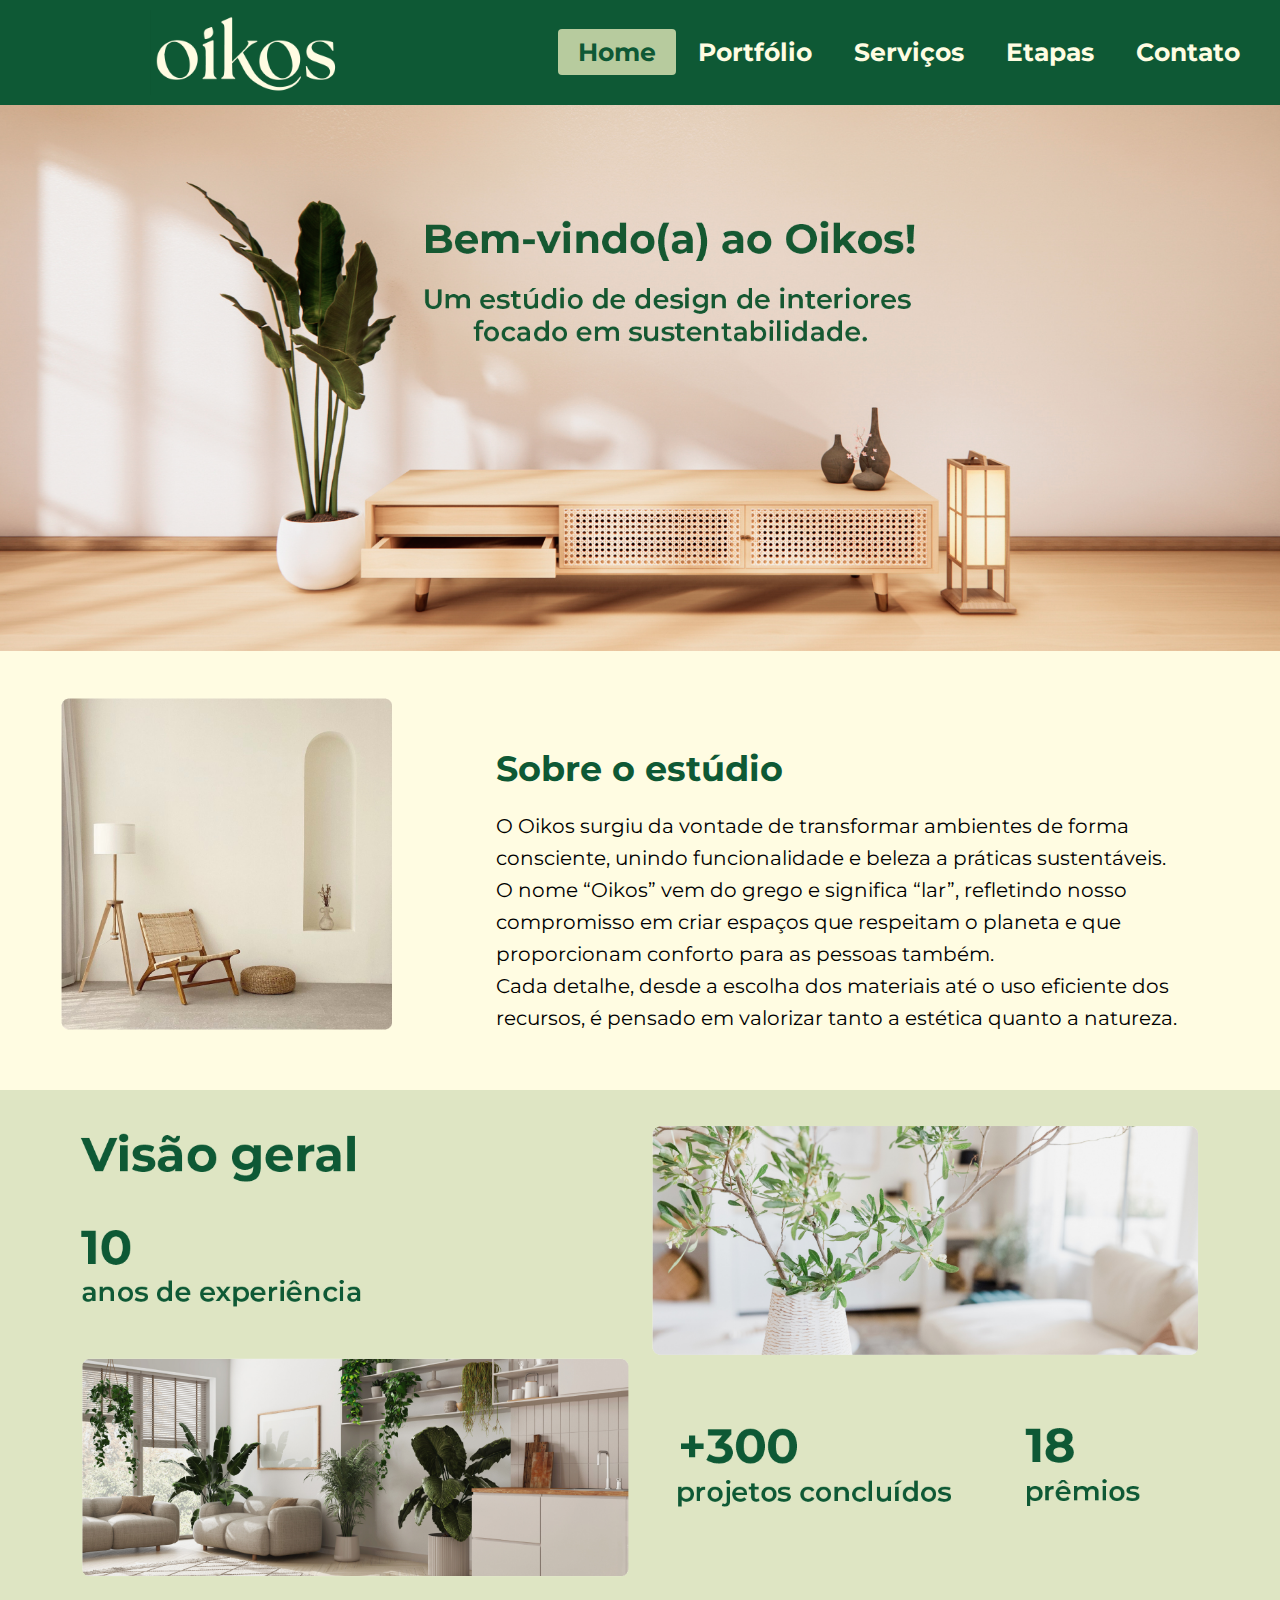
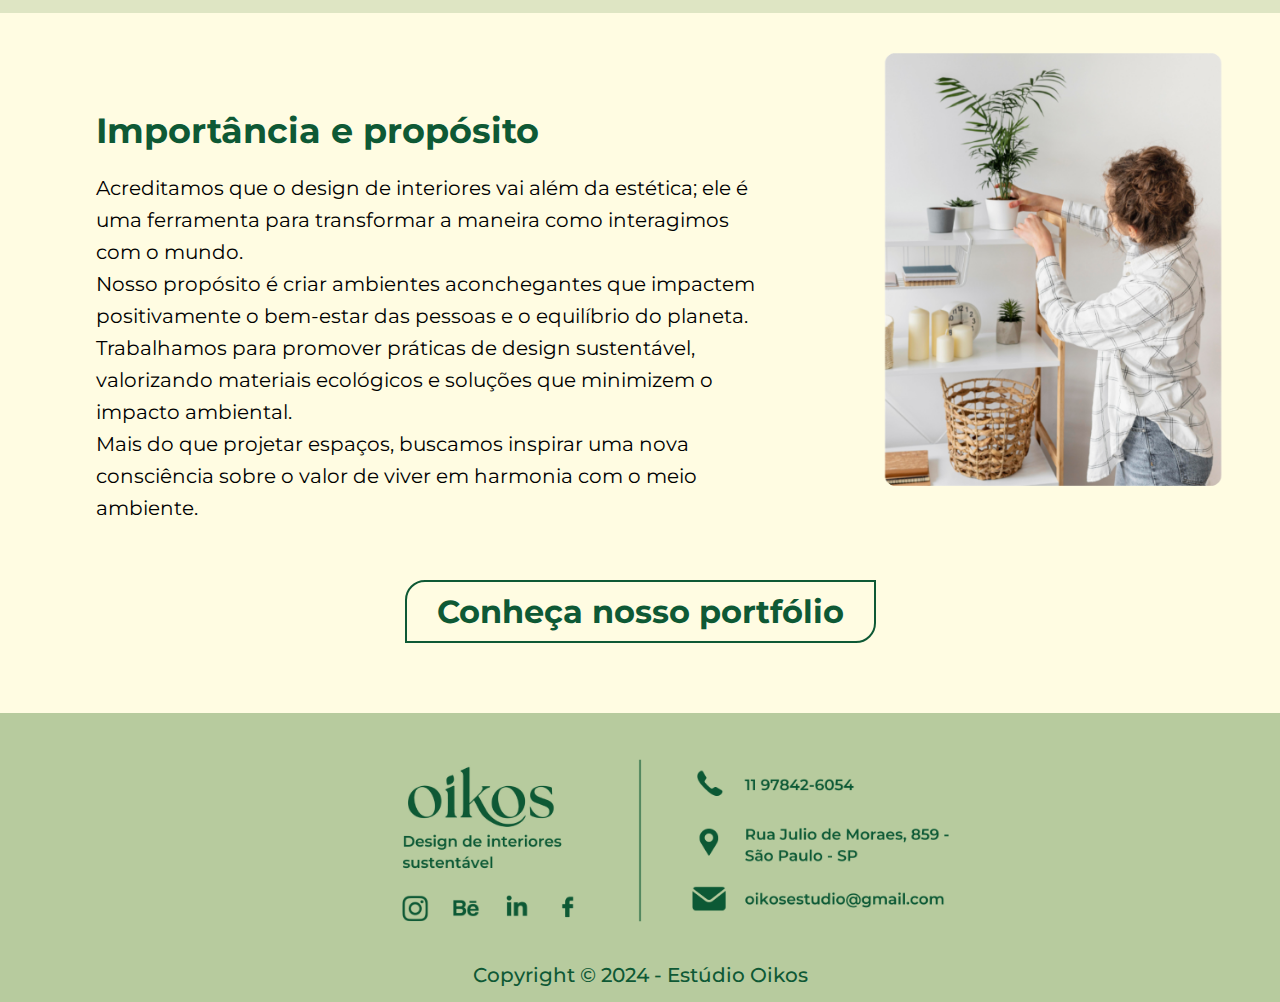
<file: index.html>
<!DOCTYPE html>
<html lang="pt-br">
<head>
    <meta charset="UTF-8">
    <meta name="viewport" content="width=device-width, initial-scale=1.0">
    <link rel="stylesheet" href="index.css">
	<link rel="icon" type="image/png" href="favicon.png">
    <title>Estúdio Oikos: Design de Interiores Sustentável</title>
</head>
<body style="background-color:#FFFCE2; margin: 0; padding: 0; overflow-x: hidden;">

    <table class="main-table">
        <!-- Cabeçalho com o logo -->
<header class="header">
    <div class="header-content">
        <img src="logo_site.png" alt="Logo do Site Oikos" class="logo">		
<!-- Botão hambúrguer (visível apenas no mobile) -->
        <div class="menu-hamburguer">
            <span></span>
            <span></span>
            <span></span>
        </div>
<!-- Menu de navegação -->
        <nav class="menu">
            <ul>
                <li><a href="index.html" style="background-color: #B7CB9E" class="active">Home</a></li>
                <li><a href="portfolio.html">Portfólio</a></li>
                <li><a href="serviços.html">Serviços</a></li>
                <li><a href="etapas.html">Etapas</a></li>
                <li><a href="contato.html">Contato</a></li>
            </ul>
        </nav>
    </div>
</header>

<!-- Imagem inicial -->
<div class="imagem-inicial">
    <img src="header.png" alt="Imagem inicial do site com a frase: Bem-vindo(a) ao Oikos! Um estúdio de design de interiores focado em sustentabilidade." class="imagem-largura-total">
</div>

<!-- Seção Sobre o Estúdio -->
<div class="sobre-o-estudio">
    <div class="imagem-lado-esquerdo">
        <img src="imagem_cadeira.png" alt="Cadeira posicionada ao lado de uma luminária de chão.">
    </div>
    <div class="texto-lado-direito">
            <h2>Sobre o estúdio</h2>
            <p>O Oikos surgiu da vontade de transformar ambientes de forma consciente, unindo funcionalidade e beleza a práticas sustentáveis.</p>
            <p>O nome “Oikos” vem do grego e significa “lar”, refletindo nosso compromisso em criar espaços que respeitam o planeta e que proporcionam conforto para as pessoas também.</p>
            <p>Cada detalhe, desde a escolha dos materiais até o uso eficiente dos recursos, é pensado em valorizar tanto a estética quanto a natureza.</p>
    </div>
</div>

<!-- Seção Quadrado Verde com Estatísticas -->
<div class="imagem-quadrado">
	    <img src="visaogeral.png" alt="Visão geral: 10 anos de experiência; +300 projetos concluídos e 18 prêmios.">
</div>	

<!-- Seção Importância e Propósito -->
<div class="importancia-proposito">
    <div class="texto-lado-esquerdo">
	        <h2>Importância e propósito</h2>
            <p>Acreditamos que o design de interiores vai além da estética; ele é uma ferramenta para transformar a maneira como interagimos com o mundo.</p>
            <p>Nosso propósito é criar ambientes aconchegantes que impactem positivamente o bem-estar das pessoas e o equilíbrio do planeta.</p>
            <p>Trabalhamos para promover práticas de design sustentável, valorizando materiais ecológicos e soluções que minimizem o impacto ambiental.</p>
            <p>Mais do que projetar espaços, buscamos inspirar uma nova consciência sobre o valor de viver em harmonia com o meio ambiente.</p>
	</div>		
    <div class="imagem-lado-direito">
        <img src="mulher_plantas.png" alt="Mulher colocando um vaso de planta em uma estante">
    </div>
</div>
	
<!-- Contêiner pai -->
<div class="container">
    <!-- Botão -->
    <div class="botao-portfolio">
        <a href="portfolio.html">Conheça nosso portfólio</a>
    </div>
</div>

 <footer>
        <div class="footer-container">
            <img src="rodapé.png" alt="Rodapé com informações de contato (redes sociais, telefone, endereço e e-mail)" class="footer-image">
            <div class="footer-text">
                <p>Copyright © 2024 - Estúdio Oikos</p>
            </div>
        </div>
</footer>

<script>
    const menuHamburguer = document.querySelector('.menu-hamburguer');
    const menu = document.querySelector('.menu');

    menuHamburguer.addEventListener('click', () => {
        menu.style.display = menu.style.display === 'block' ? 'none' : 'block';
    });
</script>


</body>
</html>
</file>
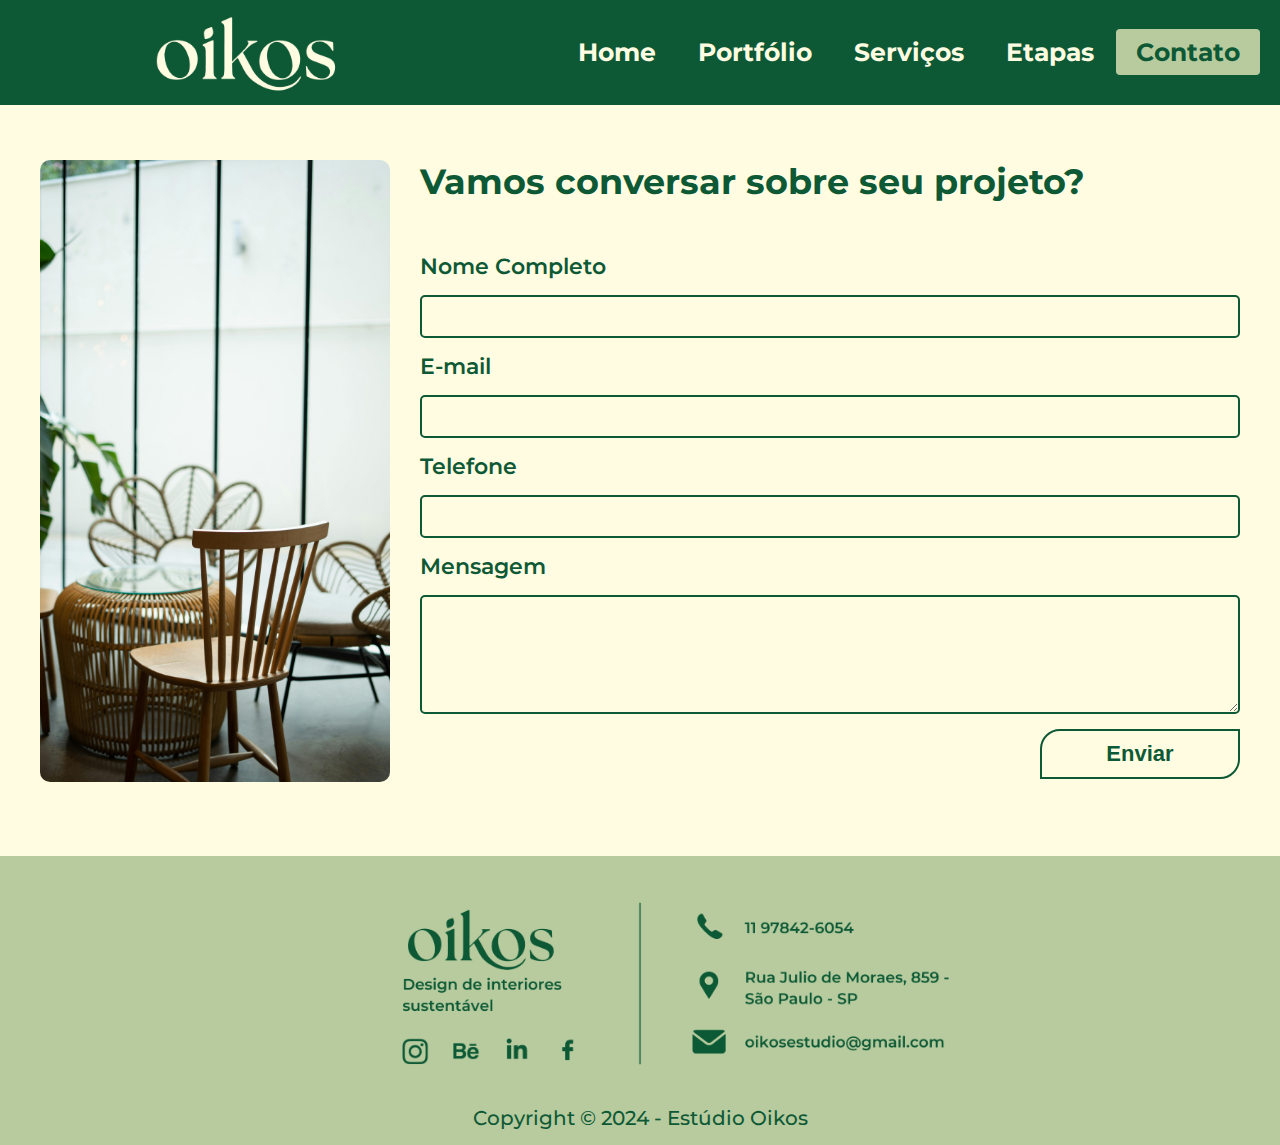
<file: contato.html>
<!DOCTYPE html>
<html lang="pt-br">
<head>
    <meta charset="UTF-8">
    <meta name="viewport" content="width=device-width, initial-scale=1.0">
    <link rel="stylesheet" href="contato.css">
	<link rel="icon" type="image/png" href="favicon.png">
    <title>Estúdio Oikos: Contato</title>
</head>
<body style="background-color:#FFFCE2; margin: 0; padding: 0; overflow-x: hidden;">

    <table class="main-table">
        <!-- Cabeçalho com o logo -->
<header class="header">
    <div class="header-content">
        <img src="logo_site.png" alt="Logo do Site Oikos" class="logo">
<!-- Botão hambúrguer (visível apenas no mobile) -->
<div class="menu-hamburguer">
    <span></span>
    <span></span>
    <span></span>
</div>
<!-- Menu de navegação -->      
            <nav class="menu">
                <ul>
                    <li><a href="index.html">Home</a></li>
                    <li><a href="portfolio.html">Portfólio</a></li>
                    <li><a href="serviços.html">Serviços</a></li>
                    <li><a href="etapas.html">Etapas</a></li>
                    <li><a href="contato.html" style="background-color: #B7CB9E" class="active">Contato</a></li>
                </ul>
            </nav>
        </div>
</header>
		
		<section class="contact-section">
    <div class="contact-content">
        <div class="contact-image">
            <img src="cadeira_contato.jpg" alt="Ambiente iluminado com móveis de madeira.">
        </div>
        <div class="contact-form">
            <h2>Vamos conversar sobre seu projeto?</h2>
            <form action="#" method="post">
                <label for="name">Nome Completo</label>
                <input type="text" id="name" name="name" required>

                <label for="email">E-mail</label>
                <input type="email" id="email" name="email" required>

                <label for="phone">Telefone</label>
                <input type="tel" id="phone" name="phone" required>

                <label for="message">Mensagem</label>
                <textarea id="message" name="message" rows="5" required></textarea>

                <button type="submit">Enviar</button>
            </form>
        </div>
    </div>
</section>

		
<footer>
        <div class="footer-container">
            <img src="rodapé.png" alt="Rodapé com informações de contato (redes sociais, telefone, endereço e e-mail)" class="footer-image">
            <div class="footer-text">
                <p>Copyright © 2024 - Estúdio Oikos</p>
            </div>
        </div>
</footer>

<script>
    const menuHamburguer = document.querySelector('.menu-hamburguer');
    const menu = document.querySelector('.menu');

    menuHamburguer.addEventListener('click', () => {
        menu.style.display = menu.style.display === 'block' ? 'none' : 'block';
    });
</script>

</body>
</html>
</file>
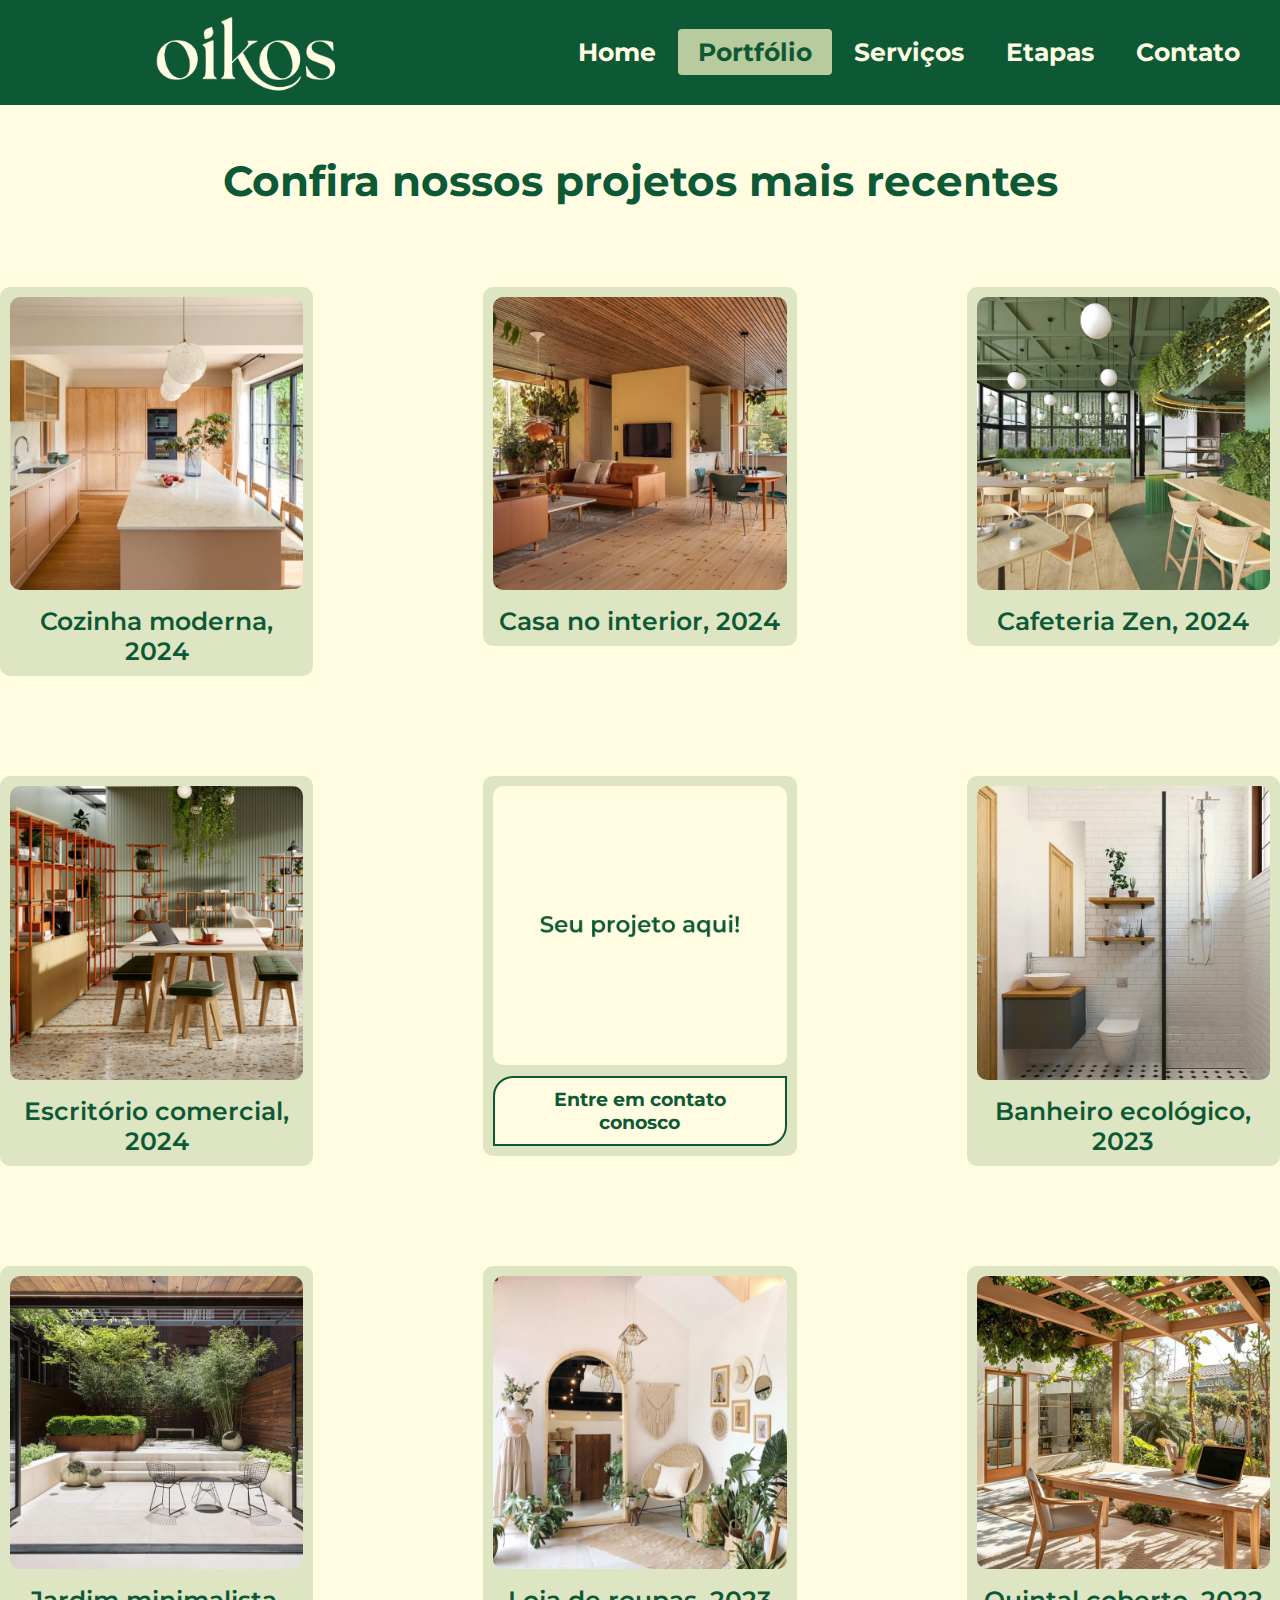
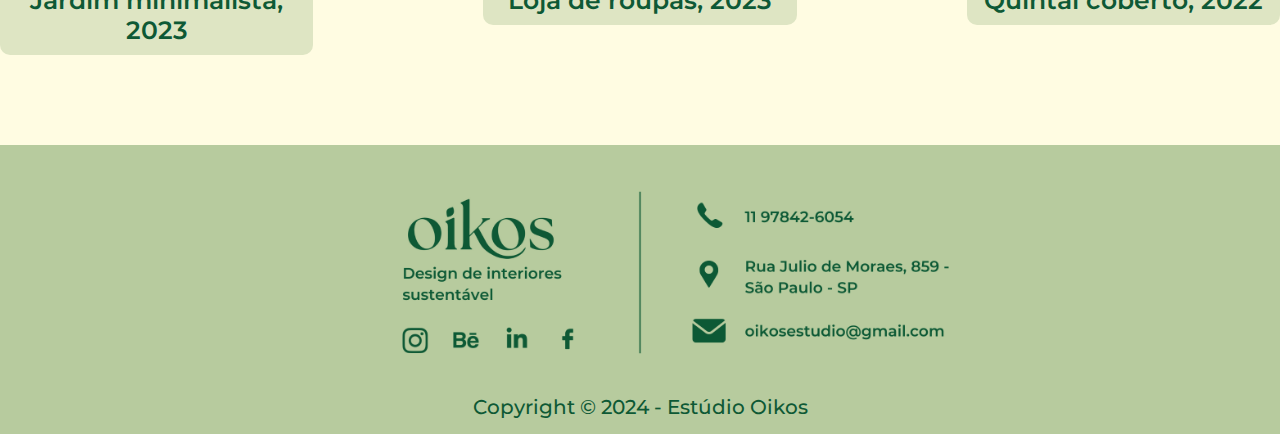
<file: portfolio.html>
<!DOCTYPE html>
<html lang="pt-br">
<head>
    <meta charset="UTF-8">
    <meta name="viewport" content="width=device-width, initial-scale=1.0">
    <link rel="stylesheet" href="portfolio.css">
	<link rel="icon" type="image/png" href="favicon.png">
    <title>Estúdio Oikos: Portfólio</title>
</head>
<body style="background-color:#FFFCE2; margin: 0; padding: 0; overflow-x: hidden;">

    <table class="main-table">
        <!-- Cabeçalho com o logo -->

<header class="header">
    <div class="header-content">
        <img src="logo_site.png" alt="Logo do Site Oikos" class="logo">
<!-- Botão hambúrguer (visível apenas no mobile) -->
<div class="menu-hamburguer">
    <span></span>
    <span></span>
    <span></span>
</div>
<!-- Menu de navegação -->
        <nav class="menu">
            <ul>
                <li><a href="index.html">Home</a></li>
                <li><a href="portfolio.html" style="background-color: #B7CB9E" class="active">Portfólio</a></li>
                <li><a href="serviços.html">Serviços</a></li>
                <li><a href="etapas.html">Etapas</a></li>
                <li><a href="contato.html">Contato</a></li>
            </ul>
        </nav>
    </div>
</header>

<!-- Título da Galeria -->
<div class="galeria-titulo" >
    <h2 style="margin-top: 155px;">Confira nossos projetos mais recentes</h2>
</div>

<!-- Galeria de Projetos -->
<div class="galeria-container">
    <!-- Linha 1 -->
    <div class="galeria-linha">
        <div class="gallery">
            <div class="gallery-item">
                    <img src="cozinha.png" alt="Cozinha moderna" class="galeria-img"">
                </a>
                <p>Cozinha moderna, 2024</p>
            </div>
        </div>
        <div class="gallery">
            <div class="gallery-item">
                <img src="casainterior.png" alt="Casa no interior" class="galeria-img">
                <p>Casa no interior, 2024</p>
            </div>
        </div>
        <div class="gallery">
            <div class="gallery-item">
                <img src="cafeteria.png" alt="Cafeteria sustentável" class="galeria-img">
                <p>Cafeteria Zen, 2024</p>
            </div>
        </div>
    </div>

    <!-- Linha 2 -->
    <div class="galeria-linha">
        <div class="gallery">
            <div class="gallery-item">
                <img src="escritorio.png" alt="Escritório comercial" class="galeria-img">
                <p>Escritório comercial, 2024</p>
            </div>
        </div>
        <div class="gallery">
            <div class="gallery-item">
                <img src="projeto.png" alt="Quadrado branco com a frase: Seu projeto aqui!" class="galeria-img no-zoom">
                <a href="contato.html">
                    <button>Entre em contato conosco</button>
                </a>
            </div>
        </div>
        <div class="gallery">
            <div class="gallery-item">
                <img src="banheiro.png" alt="Banheiro ecológico" class="galeria-img">
                <p>Banheiro ecológico, 2023</p>
            </div>
        </div>
    </div>

    <!-- Linha 3 -->
    <div class="galeria-linha">
        <div class="gallery">
            <div class="gallery-item">
                <img src="jardim.png" alt="Jardim minimalista" class="galeria-img">
                <p>Jardim minimalista, 2023</p>
            </div>
        </div>
        <div class="gallery">
            <div class="gallery-item">
                <img src="lojaroupas.png" alt="Loja de roupas" class="galeria-img">
                <p>Loja de roupas, 2023</p>
            </div>
        </div>
        <div class="gallery">
            <div class="gallery-item">
                <img src="quintal.jpg" alt="Quintal coberto" class="galeria-img">
                <p> Quintal coberto, 2022</p>
            </div>
        </div>
    </div>
</div>

	
<footer>
        <div class="footer-container">
            <img src="rodapé.png" alt="Rodapé com informações de contato (redes sociais, telefone, endereço e e-mail)" class="footer-image">
            <div class="footer-text">
                <p>Copyright © 2024 - Estúdio Oikos</p>
            </div>
        </div>
</footer>

<script>
    const menuHamburguer = document.querySelector('.menu-hamburguer');
    const menu = document.querySelector('.menu');

    menuHamburguer.addEventListener('click', () => {
        menu.style.display = menu.style.display === 'block' ? 'none' : 'block';
    });
</script>

</body>
</html>
</file>
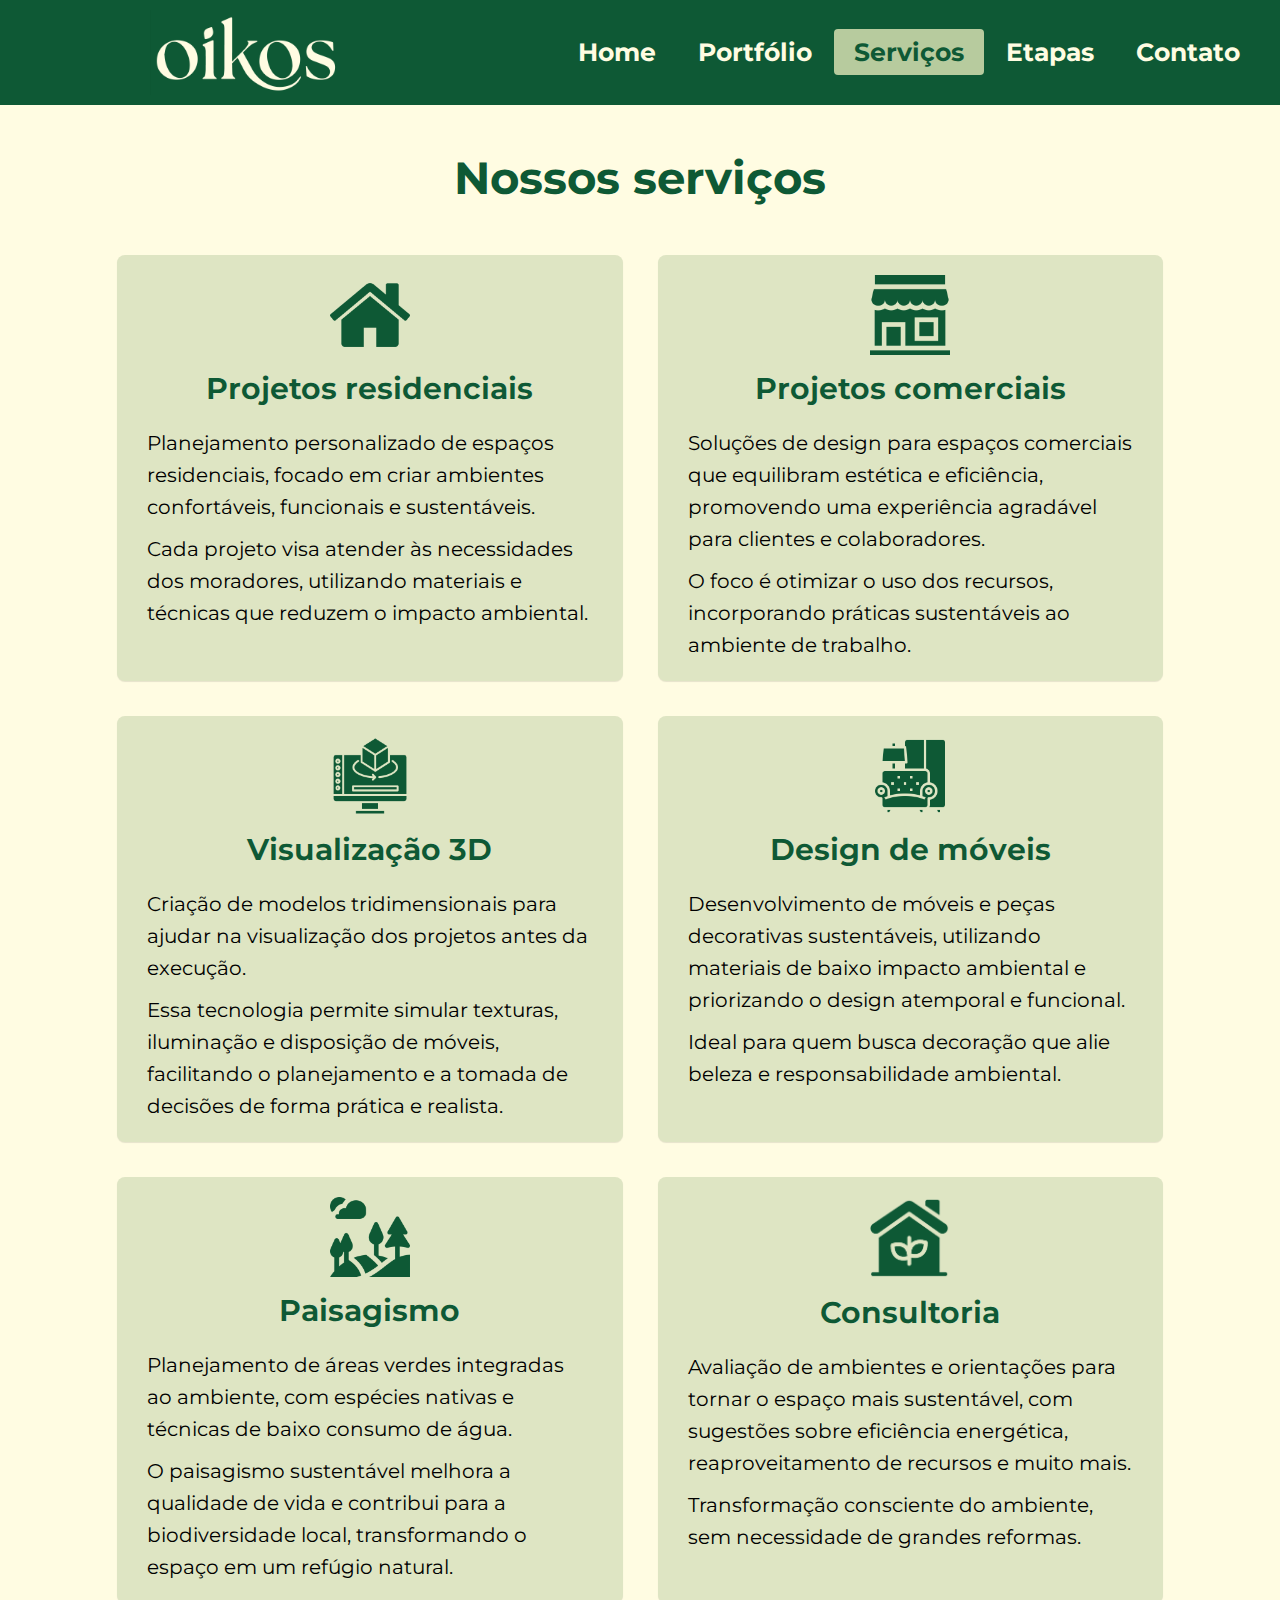
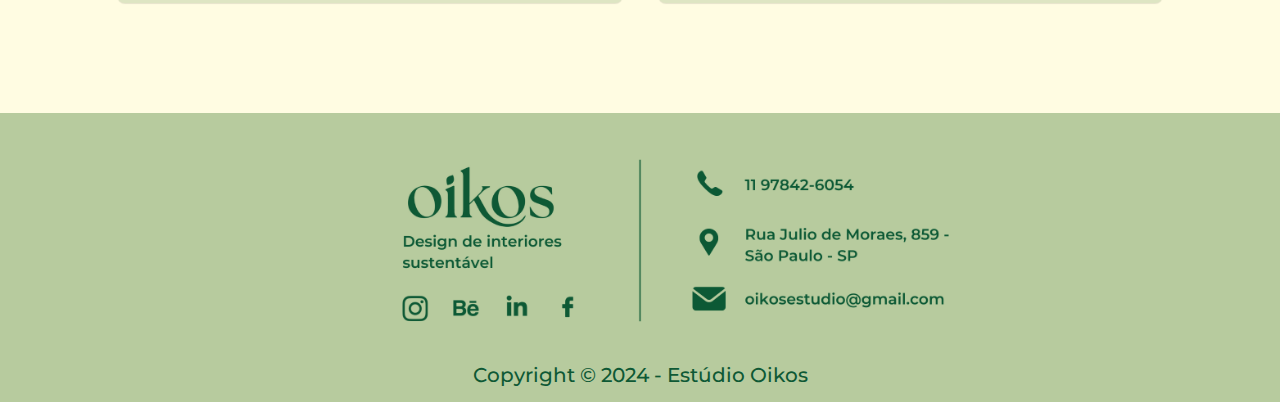
<file: serviços.html>
<!DOCTYPE html>
<html lang="pt-br">
<head>
    <meta charset="UTF-8">
    <meta name="viewport" content="width=device-width, initial-scale=1.0">
    <link rel="stylesheet" href="serviços.css">
	<link rel="icon" type="image/png" href="favicon.png">
    <title>Estúdio Oikos: Serviços</title>
</head>
<body style="background-color:#FFFCE2; margin: 0; padding: 0; overflow-x: hidden;">

    <table class="main-table"style="margin-bottom:3%;table-layout:fixed"> 
        <!-- Cabeçalho com o logo -->
<header class="header">
    <div class="header-content">
        <img src="logo_site.png" alt="Logo do Site Oikos" class="logo">
<!-- Botão hambúrguer (visível apenas no mobile) -->
<div class="menu-hamburguer">
    <span></span>
    <span></span>
    <span></span>
</div>
<!-- Menu de navegação -->
        <nav class="menu">
            <ul>
                <li><a href="index.html">Home</a></li>
                <li><a href="portfolio.html">Portfólio</a></li>
                <li><a href="serviços.html" style="background-color: #B7CB9E" class="active">Serviços</a></li>
                <li><a href="etapas.html">Etapas</a></li>
                <li><a href="contato.html">Contato</a></li>
            </ul>
        </nav>
    </div>
</header>
		
	<!-- Nossos serviços -->
<div class="nossos-servicos" style="text-align: center;">
    <div class="titulo-servicos">
        <h2 style>Nossos serviços</h2>
    </div>

    <!-- Container único para a grade -->
    <div class="servicos-container">
        <div class="servico-item">
            <img src="casa.png" alt="Ícone Residencial" class="icone">
            <h3>Projetos residenciais</h3>
            <p>Planejamento personalizado de espaços residenciais, focado em criar ambientes confortáveis, funcionais e sustentáveis.</p>
            <p>Cada projeto visa atender às necessidades dos moradores, utilizando materiais e técnicas que reduzem o impacto ambiental.</p>
        </div>

        <div class="servico-item">
            <img src="comercio.png" alt="Ícone Comercial" class="icone">
            <h3>Projetos comerciais</h3>
            <p>Soluções de design para espaços comerciais que equilibram estética e eficiência, promovendo uma experiência agradável para clientes e colaboradores.</p>
            <p>O foco é otimizar o uso dos recursos, incorporando práticas sustentáveis ao ambiente de trabalho.</p>
        </div>

        <div class="servico-item">
            <img src="modelagem-3d.png" alt="Ícone Visualização 3D" class="icone">
            <h3>Visualização 3D</h3>
            <p>Criação de modelos tridimensionais para ajudar na visualização dos projetos antes da execução.</p>
            <p>Essa tecnologia permite simular texturas, iluminação e disposição de móveis, facilitando o planejamento e a tomada de decisões de forma prática e realista.</p>
        </div>

        <div class="servico-item">
            <img src="moveis.png" alt="Ícone Design de móveis" class="icone">
            <h3>Design de móveis</h3>
            <p>Desenvolvimento de móveis e peças decorativas sustentáveis, utilizando materiais de baixo impacto ambiental e priorizando o design atemporal e funcional.</p>
            <p>Ideal para quem busca decoração que alie beleza e responsabilidade ambiental.</p>
        </div>

        <div class="servico-item">
            <img src="paisagem.png" alt="Ícone Paisagismo" class="icone">
            <h3>Paisagismo</h3>
            <p>Planejamento de áreas verdes integradas ao ambiente, com espécies nativas e técnicas de baixo consumo de água.</p>
            <p>O paisagismo sustentável melhora a qualidade de vida e contribui para a biodiversidade local, transformando o espaço em um refúgio natural.</p>
        </div>

        <div class="servico-item">
            <img src="casa-sustentavel.png" alt="Ícone Consultoria" class="icone">
            <h3>Consultoria</h3>
            <p>Avaliação de ambientes e orientações para tornar o espaço mais sustentável, com sugestões sobre eficiência energética, reaproveitamento de recursos e muito mais.</p>
            <p>Transformação consciente do ambiente, sem necessidade de grandes reformas.</p>
        </div>
    </div>
</div>

<footer>
    <div class="footer-container">
        <img src="rodapé.png" alt="Rodapé com informações de contato (redes sociais, telefone, endereço e e-mail)" class="footer-image">
        <div class="footer-text">
            <p>Copyright © 2024 - Estúdio Oikos</p>
        </div>
    </div>
</footer>

<script>
    const menuHamburguer = document.querySelector('.menu-hamburguer');
    const menu = document.querySelector('.menu');

    menuHamburguer.addEventListener('click', () => {
        menu.style.display = menu.style.display === 'block' ? 'none' : 'block';
    });
</script>

</body>
</html>
</file>
<file: index.css>
@import url('https://fonts.googleapis.com/css2?family=Montserrat:wght@100..900&display=swap');

* {
    margin: 0;
    padding: 0;
    box-sizing: border-box;
}

body {
    font-family: Montserrat, sans-serif;
	margin: 0;
    padding: 0;
	padding-top: 70px; /* Ajuste conforme a altura do seu cabeçalho */
	overflow-x: hidden; /* Remove rolagem horizontal */	
}

.main-table {
    width: 100%;
    border-collapse: collapse;
    max-width: 100%;
    margin: 0 auto; 
    overflow-x: hidden;
    table-layout: fixed;
}

/* Estilo do Cabeçalho */
.header {
    background-color: #0E5935;
    padding: 10px 0;
    width: 100%;
	position: fixed; /* Torna o cabeçalho fixo no topo */
    top: 0; /* Posiciona-o no topo da tela */
    z-index: 100; /* Garante que ele fique acima do conteúdo da página */
}

.header-content {
    display: flex;
    justify-content: space-between; /* Logo à esquerda, menu à direita */
    align-items: center;
    max-width: 100%; /* Limita a largura máxima do conteúdo */
    margin: 0 auto; /* Centraliza o conteúdo */
}

/* Logo */
.logo {
    max-height: 85px;
    width: auto;
	margin-left: 150px;
}

/* Menu */
.menu ul {
    list-style-type: none;
    display: flex;
    gap: 2px; /* Espaçamento entre os itens */
    margin: 0;
    padding: 0;
	margin-right: 20px;
}

.menu a {
    text-decoration: none;
    color: #FFFCE2; /* Cor do texto */
    font-weight: bold;
    font-size: 25px;
    padding: 8px 20px; /* Ajuste para aumentar a área dos links */
    border-radius: 4px;
    transition: background-color 0.3s;
}


/* Estilo padrão para o desktop */
.menu {
    display: flex; /* Exibe o menu horizontalmente em desktop */
    justify-content: flex-start;
}

.menu a:hover,
.menu a.active { /* Estilo para hover e página ativa */
    background-color: #B7CB9E;
    color: #0E5935; /* Verde escuro */
}

/* Estilo padrão para desktop */
.menu-hamburguer {
    display: none; /* O botão hambúrguer não aparece no desktop */
	flex-direction: column;
    justify-content: space-between;
    width: 30px;
    height: 20px;
    cursor: pointer;
}

.menu-hamburguer span {
    display: block;
    width: 100%;
    height: 3px;
    background-color: #FFFCE2; /* Cor das barras */
    border-radius: 3px;
}

.imagem-inicial img {
    width: 100%;
    height: 100%;
    object-fit: cover; /* Garante que a imagem cubra toda a área */
	display: block;
}

/* Seção Sobre o Estúdio */
.sobre-o-estudio {
    display: flex; /* Cria um layout em linha */
    flex-wrap: wrap; /* Permite quebrar linhas em telas pequenas */
    gap: 16px; /* Espaço entre os elementos */
	margin-top: 20px; /* Espaço entre a imagem inicial e a seção */
    padding: 16px;
}

.imagem-lado-esquerdo {
    flex: 1; /* Faz a imagem ocupar espaço proporcional */
	margin-left: 40px;
	margin-bottom: 20px;
}

.texto-lado-direito {
    flex: 2; /* Faz o texto ocupar mais espaço que a imagem */
    padding: 40px; /* Espaço interno para o texto */
	margin-right: 40px;
	margin-top: 20px;
	margin-left: 40px;
}

.imagem-lado-esquerdo img {
    width: 100%; /* Faz a imagem ocupar 100% da largura do contêiner */
    height: auto; /* Mantém a proporção */
}

h2 {
    color: #0E5935;
    font-size: 50px;
    font-weight: bold;
    margin-bottom: 20px;
}

.texto-lado-direito h2, .texto-lado-esquerdo h2 {
    color: #0E5935;
    font-size: 35px;
    font-weight: bold;
    margin-bottom: 20px;
}

.texto-lado-direito p, .texto-lado-esquerdo p {
    font-size: 20px;
    line-height: 1.6;
    color: #000000;
    text-align: left;
}

/* Seção Quadrado Verde com Estatísticas */
.imagem-quadrado img {
	width: 100%; /* Faz a imagem ocupar toda a largura */
    height: 100%; /* Faz a imagem ocupar toda a altura */
    object-fit: cover; /* Ajusta a imagem sem deformar */
	display: block;
}

/* Importância e propósito */
.importancia-proposito {
    display: flex; /* Cria um layout em linha */
    flex-wrap: wrap; /* Permite quebrar linhas em telas pequenas */
    gap: 16px; /* Espaço entre os elementos */
	margin-top: 20px;
    padding: 16px;
}

.imagem-lado-direito {
    flex: 1; /* Faz a imagem ocupar espaço proporcional */
	margin-right: 40px;
	margin-bottom: 20px;
}

.texto-lado-esquerdo {
    flex: 2; /* Faz o texto ocupar mais espaço que a imagem */
    padding: 40px; /* Espaço interno para o texto */
	margin-right: 40px;
	margin-top: 20px;
	margin-left: 40px;
    margin-right: 50px;
}

.imagem-lado-direito img {
    width: 100%; /* Faz a imagem ocupar 100% da largura do contêiner */
    height: auto; /* Mantém a proporção */
}

h2 {
    color: #0E5935;
    font-size: 50px;
    font-weight: bold;
    margin-bottom: 20px;
}

* {
        margin: 0;
        padding: 0;
        box-sizing: border-box;
}

.container {
        display: flex;
        justify-content: center;
        align-items: center;
		margin-bottom: 70px;
}

.botao-portfolio {
    display: inline-block;
    padding: 10px 30px;
    border: 2px solid #0E5935;
    border-radius: 20px 0 20px 0; 
    background-color: #FFFCE2; 
    text-align: center;
}

.botao-portfolio a {
    text-decoration: none;
    color: #0E5935; 
    font-size: 32px; 
    font-weight: bold; 
    font-family: Montserrat, sans-serif; 
}

.botao-portfolio:hover {
    background-color: #DEE5C3; 
}

html, body {
  overflow-x: hidden;
}


footer {
    background-color: #B7CB9E; 
    padding:15px;
    text-align: center;
	max-width: 100%;
    margin-top: 50px;
}

.footer-container {
    display: flex; 
    flex-direction: column; 
    align-items: center; 
}

.footer-image {
    width: 700px;
    height: auto; 
    margin-bottom: 10px; 
}

.footer-text {
    color: #0E5935; 
	font-size: 20px;
	font-weight: 500;
}

/* Responsividade */
@media only screen and (max-width: 800px) {
.logo {
    max-height: 150px;
    width: 100px;
	margin-left: 25px;
}
	
.header-content {
		align-items: center;
		text-align: center;
}

.imagem-largura-total {
	    margin-top: 50px;
	    width:100%;
        max-width: 800px;
}

.menu-hamburguer {
        display: flex; /* Exibe o botão hambúrguer */
        flex-direction: column;
        justify-content: space-between;
        width: 30px;
        height: 20px;
        cursor: pointer;
        margin-right: 40px;
}

.menu {
        display: none; /* Esconde o menu padrão inicialmente */
        position: absolute;
        top: 100%;
        right: 5px;
        flex-direction: column; /* Os itens do menu ficam em coluna */
        background-color: rgba(14, 89, 53, 0.9); /* Verde escuro com 90% de opacidade */
        box-shadow: 0 2px 5px rgba(0, 0, 0, 0.2);
        padding: 20px;
        border-radius: 5px;
        z-index: 1000;
}
	
.menu-hamburguer span {
        display: block;
        width: 100%;
        height: 3px;
        background-color: #FFFCE2; /* Cor das barras */
        border-radius: 3px;
}

.menu ul {
        display: block; /* Itens em lista vertical */
		margin: 0;
        padding: 0;
}

.menu li {
        margin: 15px 0;
    }
	
.menu a {
        font-size: 20px; /* Reduz a fonte dos links */
        padding: 10px 15px; /* Ajusta o padding para um clique confortável */
        text-align: center; /* Centraliza o texto */
        display: block; /* Faz o link ocupar toda a largura */
}

.imagem-inicial img {
	margin-top: 50px;
}

.sobre-o-estudio h2 {
        width: 100%; /* Faz o título ocupar toda a largura da tela */
        text-align: center; /* Centraliza o título no celular (opcional) */
        margin: 0; /* Remove margens laterais */
        padding: 16px 0; /* Adiciona um espaçamento interno no topo e embaixo */
        font-size: 30px; /* Ajusta o tamanho da fonte para telas menores */
}

.sobre-o-estudio p {
        font-size: 16px; /* Diminui o tamanho da fonte dos parágrafos */
        line-height: 1.5; /* Ajusta o espaçamento entre as linhas para melhor leitura */
        margin-bottom: 12px; /* Espaço entre os parágrafos */
    }
	

.sobre-o-estudio {
        flex-direction: column; /* Empilha os elementos verticalmente */
        padding: 16px; /* Reduz o padding para telas menores */
}

.imagem-lado-esquerdo{
        order: 2; /* Coloca a imagem depois do texto */
        margin: 0; /* Remove margens laterais nos elementos */
        padding: 0; /* Reduz padding interno */
		margin-top: -10px;
}
	
.texto-lado-direito {
        order: 1; /* Coloca o texto antes da imagem */
		margin: 0; /* Remove margens laterais nos elementos */
        padding: 0; /* Reduz padding interno */
		margin-top: -25px;
}

.importancia-proposito h2 {
    width: 100%; /* Faz o título ocupar toda a largura da tela */
    text-align: center; /* Centraliza o título no celular (opcional) */
    margin: 0; /* Remove margens laterais */
    padding: 16px 0; /* Adiciona um espaçamento interno no topo e embaixo */
    font-size: 30px; /* Ajusta o tamanho da fonte para telas menores */
}

.importancia-proposito p {
    font-size: 16px; /* Diminui o tamanho da fonte dos parágrafos */
    line-height: 1.5; /* Ajusta o espaçamento entre as linhas para melhor leitura */
    margin-bottom: 12px; /* Espaço entre os parágrafos */
}


.importancia-proposito {
    flex-direction: column; /* Empilha os elementos verticalmente */
    padding: 16px; /* Reduz o padding para telas menores */
}

.imagem-lado-direito{
    order: 2; /* Coloca a imagem depois do texto */
    margin: 0; /* Remove margens laterais nos elementos */
    padding: 0; /* Reduz padding interno */
    margin-top: -10px;
}

.texto-lado-esquerdo{
    order: 1; /* Coloca o texto antes da imagem */
    margin: 0; /* Remove margens laterais nos elementos */
    padding: 0; /* Reduz padding interno */
    margin-top: -25px;
}


.botao-portfolio {
    border: 1.6px solid #0E5935;
    border-radius: 20px 0 20px 0; 
    text-align: center;
    height: 35px;
    width: 260px;
    display: flex; /* Usar flexbox para centralização */
    align-items: center; /* Centraliza verticalmente */
    justify-content: center; /* Centraliza horizontalmente */
	margin-bottom: -10px;
}

.botao-portfolio a {
    font-size: 14px; 
    text-decoration: none; /* Remove o sublinhado */
}

    .footer-image {
    max-width: 100%;
	margin-right: 20px;
	}
	
	.footer-text {
		font-size: 15px;
	}
}
</file>
<file: contato.css>
@import url('https://fonts.googleapis.com/css2?family=Montserrat:wght@100..900&display=swap');

* {
    margin: 0;
    padding: 0;
    box-sizing: border-box;
}

body {
    font-family: Montserrat, sans-serif;
	padding-top: 70px; /* Ajuste conforme a altura do seu cabeçalho */
    overflow-x: hidden; /* Remove rolagem horizontal */	
}

.main-table {
    width: 100%;
    border-collapse: collapse;
    max-width: 100%;
    margin: 0 auto; 
    overflow-x: hidden;
    table-layout: fixed
}

/* Estilo do Cabeçalho */
.header {
    background-color: #0E5935;
    padding: 10px 0;
    width: 100%;
	position: fixed; /* Torna o cabeçalho fixo no topo */
    top: 0; /* Posiciona-o no topo da tela */
    z-index: 1000; /* Garante que ele fique acima do conteúdo da página */
}

.header-content {
    display: flex;
    justify-content: space-between; /* Logo à esquerda, menu à direita */
    align-items: center;
    max-width: 100%; /* Limita a largura máxima do conteúdo */
    margin: 0 auto; /* Centraliza o conteúdo */
}

/* Logo */
.logo {
    max-height: 85px;
    width: auto;
    margin-left: 150px;
}

/* Menu */
.menu ul {
    list-style-type: none;
    display: flex;
    gap: 2px; /* Espaçamento entre os itens */
    margin: 0;
    padding: 0;
	margin-right: 20px;
}

.menu a {
    text-decoration: none;
    color: #FFFCE2; /* Cor do texto */
    font-weight: bold;
    font-size: 25px;
    padding: 8px 20px; /* Ajuste para aumentar a área dos links */
    border-radius: 4px;
    transition: background-color 0.3s;
}

/* Estilo padrão para o desktop */
.menu {
    display: flex; /* Exibe o menu horizontalmente em desktop */
    justify-content: flex-start;
}

.menu a:hover,
.menu a.active { /* Estilo para hover e página ativa */
    background-color: #B7CB9E;
    color: #0E5935; /* Verde escuro */
}

/* Estilo padrão para desktop */
.menu-hamburguer {
    display: none; /* O botão hambúrguer não aparece no desktop */
	flex-direction: column;
    justify-content: space-between;
    width: 30px;
    height: 20px;
    cursor: pointer;
}

.menu-hamburguer span {
    display: block;
    width: 100%;
    height: 3px;
    background-color: #FFFCE2; /* Cor das barras */
    border-radius: 3px;
}

.contact-section {
    display: flex;
    align-items: center;
    justify-content: center;
    padding: 40px;
}

.contact-content {
    display: flex;
    max-width: 1200px;
    width: 100%;
    gap: 30px;
}

.contact-image img {
    width: 100%;
    max-width: 350px;
    border-radius: 10px;
    object-fit: cover;
	margin-top: 120px;
}

.contact-form {
    flex: 1;
    display: flex;
    flex-direction: column;
    gap: 15px;
	margin-top: 120px;
}

.contact-form h2 {
    color: #0E5935;
    font-size: 35px;
    margin-bottom: 20px;
}

.contact-form label {
    color: #0E5935;
    font-weight: 600;
    font-size: 22px;
}

.contact-form input,
.contact-form textarea {
    width: 100%;
    padding: 10px;
    border: 2px solid #0E5935;
    border-radius: 5px;
    font-size: 16px;
    background-color: #FFFCE2;
	resize: vertical;
	font-family: Montserrat, sans-serif; 
}

/* Foco nos campos de preenchimento */
.contact-form input:focus,
.contact-form textarea:focus {
    border-color: #0E5935; /* Cor da borda ao focar no campo */
    border-width: 2.5px;     /* Aumenta a espessura ao focar */
    outline: none;         /* Remove o contorno padrão do navegador */
}

.contact-form input:focus,
.contact-form textarea:focus {
    border-color: #0E5935;
    outline: none;
}

.contact-form button {
    align-self: flex-end;
    padding: 10px 30px;
    border: 2px solid #0E5935;
    border-radius: 20px 0 20px 0;
    background-color: #FFFCE2;
    color: #0E5935;
    font-size: 22px;
    font-weight: bold;
    cursor: pointer;
	width: 200px;
}

.contact-form button:hover {
    background-color: #DEE5C3;
}


html, body {
    overflow-x: hidden;
  }

footer {
    background-color: #B7CB9E; 
    padding:15px;
    text-align: center;
    max-width: 100%;
	margin-top: 30px;
}

.footer-container {
    display: flex; 
    flex-direction: column; 
    align-items: center; 
}

.footer-image {
    width: 700px;
    height: auto; 
    margin-bottom: 10px; 
}

.footer-text {
    color: #0E5935; 
	font-size: 20px;
	font-weight: 500;
}

/* Celulares */
@media only screen and (max-width: 800px) {
	.logo {
    max-height: 150px;
    width: 100px;
	margin-left: 25px;
    }
	
    .header-content {
		align-items: center;
		text-align: center;
	}

    .menu-hamburguer {
        display: flex; /* Exibe o botão hambúrguer */
        flex-direction: column;
        justify-content: space-between;
        width: 30px;
        height: 20px;
        cursor: pointer;
        margin-right: 40px;
    }

    .menu {
        display: none; /* Esconde o menu padrão inicialmente */
        position: absolute;
        top: 100%;
        right: 5px;
        flex-direction: column; /* Os itens do menu ficam em coluna */
        background-color: rgba(14, 89, 53, 0.9); /* Verde escuro com 90% de opacidade */
        box-shadow: 0 2px 5px rgba(0, 0, 0, 0.2);
        padding: 20px;
        border-radius: 5px;
        z-index: 1000;
    }
	
	.menu-hamburguer span {
        display: block;
        width: 100%;
        height: 3px;
        background-color: #FFFCE2; /* Cor das barras */
        border-radius: 3px;
    }

    .menu ul {
        display: block; /* Itens em lista vertical */
		margin: 0;
        padding: 0;
    }

    .menu li {
        margin: 15px 0;
    }
	
	.menu a {
        font-size: 20px; /* Reduz a fonte dos links */
        padding: 10px 15px; /* Ajusta o padding para um clique confortável */
        text-align: center; /* Centraliza o texto */
        display: block; /* Faz o link ocupar toda a largura */
    }

.contact-content {
        flex-direction: column; /* Alinha os itens verticalmente */
        gap: 10px; /* Espaçamento entre a imagem e o formulário */
    }

    .contact-form {
        order: 1; /* Exibe o formulário primeiro */
    }

    .contact-image {
        order: 2; /* Exibe a imagem depois */
    }

    .contact-image img {
        width: 100%; /* Imagem ajusta à largura da tela */
        max-width: none; /* Remove limites de largura */
		margin-top: 65px;
    }

    .contact-form h2 {
		width: 100%; 
        text-align: center; 
        margin: 0; 
        padding: 5px 0;
        font-size: 27px; 
		margin-top: -50px;
	}
	
	.contact-form label {
		font-size:22px;
	}
	
	.contact-form button {
    align-self: center;
	margin-top: 20px;
	}
	
    .footer-image {
    max-width: 100%;
	margin-right: 20px;
	}
	
	.footer-text {
		font-size: 15px;
	}
}
</file>
<file: portfolio.css>
@import url('https://fonts.googleapis.com/css2?family=Montserrat:wght@100..900&display=swap');

* {
    margin: 0;
    padding: 0;
    box-sizing: border-box;
}

body {
    font-family: Montserrat, sans-serif;
	padding-top: 1200px; /* Ajuste conforme a altura do seu cabeçalho */
    overflow-x: hidden; /* Remove rolagem horizontal */	
}

.main-table {
    width: 100%;
    border-collapse: collapse;
    max-width: 100%;
    margin: 0 auto; 
    overflow-x: hidden;
    table-layout: fixed
}

/* Estilo do Cabeçalho */
.header {
    background-color: #0E5935;
    padding: 10px 0;
    width: 100%;
	position: fixed; /* Torna o cabeçalho fixo no topo */
    top: 0; /* Posiciona-o no topo da tela */
    z-index: 1000; /* Garante que ele fique acima do conteúdo da página */
}

.header-content {
    display: flex;
    justify-content: space-between; /* Logo à esquerda, menu à direita */
    align-items: center;
    max-width: 100%; /* Limita a largura máxima do conteúdo */
    margin: 0 auto; /* Centraliza o conteúdo */
}

/* Logo */
.logo {
    max-height: 85px;
    width: auto;
    margin-left: 150px;
}

/* Menu */
.menu ul {
    list-style-type: none;
    display: flex;
    gap: 2px; /* Espaçamento entre os itens */
    margin: 0;
    padding: 0;
	margin-right: 20px;
}

.menu a {
    text-decoration: none;
    color: #FFFCE2; /* Cor do texto */
    font-weight: bold;
    font-size: 25px;
    padding: 8px 20px; /* Ajuste para aumentar a área dos links */
    border-radius: 4px;
    transition: background-color 0.3s;
}

/* Estilo padrão para o desktop */
.menu {
    display: flex; /* Exibe o menu horizontalmente em desktop */
    justify-content: flex-start;
}

.menu a:hover,
.menu a.active { /* Estilo para hover e página ativa */
    background-color: #B7CB9E;
    color: #0E5935; /* Verde escuro */
}

/* Estilo padrão para desktop */
.menu-hamburguer {
    display: none; /* O botão hambúrguer não aparece no desktop */
	flex-direction: column;
    justify-content: space-between;
    width: 30px;
    height: 20px;
    cursor: pointer;
}

.menu-hamburguer span {
    display: block;
    width: 100%;
    height: 3px;
    background-color: #FFFCE2; /* Cor das barras */
    border-radius: 3px;
}

.galeria-titulo {
    font-size:28px;
    color:#0E5935;
    text-align: center;
}

.galeria-container {
    display: flex;
    flex-direction: column;
	align-items: center; /* Centraliza os itens horizontalmente */
    gap: 20px; /* Espaçamento entre as linhas */
}

.galeria-linha {
    display: flex;
    justify-content: center;
    gap: 170px; /* Espaçamento entre os itens */
	flex-wrap: wrap; /* Permite quebra de linha, caso necessário */
}

.gallery {
    flex: 1; /* Permite que os itens se ajustem igualmente */
    text-align: center;
    margin: 0;
}

.gallery-item {
    background-color: #DEE5C3;
    border-radius: 10px;
    width: 100%;
	max-width: 370px;
    text-align: center;
    padding: 10px;
	margin-top: 80px;

}

.gallery-item img {
    width: 100%;
	height: auto;
    border-radius: 10px;
}

.gallery-item p {
    color: #0E5935;
    font-size: 25px;
    margin-top: 12px;
	font-weight: 600;
}

.gallery-item button {
	display: inline-block;
    padding: 10px 30px;
    border: 2px solid #0E5935;
    border-radius: 20px 0 20px 0; 
    background-color: #FFFCE2; 
    text-align: center;
    margin-top: 7px;
	text-decoration: none;
    color: #0E5935; 
    font-size: 19px; 
    font-weight: bold; 
    font-family: Montserrat, sans-serif; 
    cursor: pointer;
}

.gallery-item button:hover {
    background-color: #DEE5C3; 
}

/* Define o estilo da imagem */
.galeria-img {
  width: 100%; /* ou o tamanho que preferir */
  transition: transform 0.3s ease; /* faz a transição ficar suave */
}

/* Efeito de zoom quando o mouse passa por cima */
.galeria-img:hover {
  transform: scale(1.1); /* aumenta a imagem em 10% */
}

.galeria-img.no-zoom:hover {
    transform: none; /* Remove o zoom para imagens com a classe no-zoom */
  }

html, body {
    overflow-x: hidden;
  }

footer {
    background-color: #B7CB9E; 
    padding:15px;
    text-align: center;
	margin-top: 90px;
    max-width: 100%;
}

.footer-container {
    display: flex; 
    flex-direction: column; 
    align-items: center; 
}

.footer-image {
    width: 700px;
    height: auto; 
    margin-bottom: 10px; 
}

.footer-text {
    color: #0E5935; 
	font-size: 20px;
	font-weight: 500;
}

/* Responsividade */
@media only screen and (max-width: 800px) {
.logo {
    max-height: 150px;
    width: 100px;
	margin-left: 25px;
}
	
.header-content {
		align-items: center;
		text-align: center;
}

.menu-hamburguer {
        display: flex; /* Exibe o botão hambúrguer */
        flex-direction: column;
        justify-content: space-between;
        width: 30px;
        height: 20px;
        cursor: pointer;
        margin-right: 40px;
}

.menu {
        display: none; /* Esconde o menu padrão inicialmente */
        position: absolute;
        top: 100%;
        right: 5px;
        flex-direction: column; /* Os itens do menu ficam em coluna */
        background-color: rgba(14, 89, 53, 0.9); /* Verde escuro com 90% de opacidade */
        box-shadow: 0 2px 5px rgba(0, 0, 0, 0.2);
        padding: 20px;
        border-radius: 5px;
        z-index: 1000;
}
	
.menu-hamburguer span {
        display: block;
        width: 100%;
        height: 3px;
        background-color: #FFFCE2; /* Cor das barras */
        border-radius: 3px;
}

.menu ul {
        display: block; /* Itens em lista vertical */
		margin: 0;
        padding: 0;
}

.menu li {
        margin: 15px 0;
}
	
.menu a {
        font-size: 20px; /* Reduz a fonte dos links */
        padding: 10px 15px; /* Ajusta o padding para um clique confortável */
        text-align: center; /* Centraliza o texto */
        display: block; /* Faz o link ocupar toda a largura */
}

.galeria-titulo {
    width: 100%;
    text-align: center;
    padding: 20px 20px;
    font-size: 18px;
    margin-top: -80px;
    margin-bottom: -50px;
}

.galeria-container {
    flex-direction: column; /* Organiza os itens verticalmente */
    gap: 20px; /* Espaçamento entre os projetos */
}

.galeria-linha {
    flex-direction: column; /* Cada linha se torna uma coluna */
    gap: 5px;
}

.gallery {
    margin: 0 auto; /* Centraliza cada projeto na tela */
    width: 90%; /* Reduz a largura para caber melhor no celular */
}

.gallery-item button { 
    font-size: 17px; 
}

.gallery-item p {
    font-size: 19px;
}

.footer-image {
    max-width: 100%;
	margin-right: 20px;
	}
	
.footer-text {
		font-size: 15px;
	}
}
</file>
<file: serviços.css>
@import url('https://fonts.googleapis.com/css2?family=Montserrat:wght@100..900&display=swap');

* {
    margin: 0;
    padding: 0;
    box-sizing: border-box;
}

body {
    font-family: Montserrat, sans-serif;
	padding-top: 70px; /* Ajuste conforme a altura do seu cabeçalho */
    overflow-x: hidden; /* Remove rolagem horizontal */	
	display: flex;
    flex-direction: column;
	flex: 1;
}

.main-table {
    width: 100%;
    border-collapse: collapse;
    max-width: 100%;
    margin: 0 auto; 
    padding: 0;
    overflow-x: hidden;
    table-layout: fixed;
    flex: 1;
}

/* Estilo do Cabeçalho */
.header {
    background-color: #0E5935;
    padding: 10px 0;
    width: 100%;
	position: fixed; /* Torna o cabeçalho fixo no topo */
    top: 0; /* Posiciona-o no topo da tela */
    z-index: 1000; /* Garante que ele fique acima do conteúdo da página */
}

.header-content {
    display: flex;
    justify-content: space-between; /* Logo à esquerda, menu à direita */
    align-items: center;
    max-width: 100%; /* Limita a largura máxima do conteúdo */
    margin: 0 auto; /* Centraliza o conteúdo */
}

/* Logo */
.logo {
    max-height: 85px;
    width: auto;
    margin-left: 150px;
}

/* Menu */
.menu ul {
    list-style-type: none;
    display: flex;
    gap: 2px; /* Espaçamento entre os itens */
    margin: 0;
    padding: 0;
	margin-right: 20px;
}

.menu a {
    text-decoration: none;
    color: #FFFCE2; /* Cor do texto */
    font-weight: bold;
    font-size: 25px;
    padding: 8px 20px; /* Ajuste para aumentar a área dos links */
    border-radius: 4px;
    transition: background-color 0.3s;
}

/* Estilo padrão para o desktop */
.menu {
    display: flex; /* Exibe o menu horizontalmente em desktop */
    justify-content: flex-start;
}

.menu a:hover,
.menu a.active { /* Estilo para hover e página ativa */
    background-color: #B7CB9E;
    color: #0E5935; /* Verde escuro */
}

/* Estilo padrão para desktop */
.menu-hamburguer {
    display: none; /* O botão hambúrguer não aparece no desktop */
	flex-direction: column;
    justify-content: space-between;
    width: 30px;
    height: 20px;
    cursor: pointer;
}

.menu-hamburguer span {
    display: block;
    width: 100%;
    height: 3px;
    background-color: #FFFCE2; /* Cor das barras */
    border-radius: 3px;
}

/* Nossos Serviços */
.nossos-servicos {
    text-align: center;
    padding: 40px 10px;
}

/* Configuração da grade */
.servicos-container {
    display: grid;
    grid-template-columns: repeat(2, 1fr); /* 2 colunas */
    gap: 35px; /* Espaçamento entre os itens */
    padding: 0 8.5%;
    margin-top: 50px;
}

/* Estilo dos itens */
.servico-item {
    background-color: #DEE5C3;
    padding: 20px;
    border-radius: 8px;
    box-shadow: 0 1px 1px rgba(0, 0, 0, 0.1);
    text-align: center;
    min-height: 420px;
    display: flex;
    flex-direction: column;
    align-items: center;
    justify-content: flex-start;
}

/* Ícones */
.icone {
    width: 80px;
    height: auto;
    margin-bottom: 15px;
}

/* Títulos */
.titulo-servicos {
    font-size:30px;
    color:#0E5935;
    margin-top: 110px;
}

.servico-item h3 {
    color: #0E5935;
    font-size: 1.3em;
    margin-bottom: 10px;
    font-weight: 650;
	font-size: 30px;
}

/* Parágrafos */
.servico-item p {
    line-height: 1.6;
    text-align: left;
    margin: 10px 10px 0;
    font-size: 20px;
}


html, body {
    margin: 0;
    padding: 0;
    height: 100%;
    display: flex;
    flex-direction: column;
}

footer {
    background-color: #B7CB9E; 
    padding:15px;
    text-align: center;
	width: 100%;
    bottom: 0;
	margin-top: 70px;
}

.footer-container {
    display: flex; 
    flex-direction: column; 
    align-items: center; 
}

.footer-image {
    width: 700px;
    height: auto; 
    margin-bottom: 10px; 
}

.footer-text {
    color: #0E5935; 
	font-size: 20px;
	font-weight: 500;
}

/* Celulares */
@media only screen and (max-width: 800px) {
	.logo {
    max-height: 150px;
    width: 100px;
	margin-left: 25px;
    }
	
    .header-content {
		align-items: center;
		text-align: center;
	}

    .menu-hamburguer {
        display: flex; /* Exibe o botão hambúrguer */
        flex-direction: column;
        justify-content: space-between;
        width: 30px;
        height: 20px;
        cursor: pointer;
        margin-right: 40px;
    }

    .menu {
        display: none; /* Esconde o menu padrão inicialmente */
        position: absolute;
        top: 100%;
        right: 5px;
        flex-direction: column; /* Os itens do menu ficam em coluna */
        background-color: rgba(14, 89, 53, 0.9); /* Verde escuro com 90% de opacidade */
        box-shadow: 0 2px 5px rgba(0, 0, 0, 0.2);
        padding: 20px;
        border-radius: 5px;
        z-index: 1000;
    }
	
	.menu-hamburguer span {
        display: block;
        width: 100%;
        height: 3px;
        background-color: #FFFCE2; /* Cor das barras */
        border-radius: 3px;
    }

    .menu ul {
        display: block; /* Itens em lista vertical */
		margin: 0;
        padding: 0;
    }

    .menu li {
        margin: 15px 0;
    }
	
	 .menu a {
        font-size: 20px; /* Reduz a fonte dos links */
        padding: 10px 15px; /* Ajusta o padding para um clique confortável */
        text-align: center; /* Centraliza o texto */
        display: block; /* Faz o link ocupar toda a largura */
    }

    .servico-item {
        min-height: 250px; /* Altura menor */
        padding: 10px; /* Menor espaçamento interno */
        width: 100%;
		max-width: 300px;
		margin: 0 auto; /* Centralizar os quadrados */
    }

    .servicos-container {
        grid-template-columns: 1fr; /* Apenas 1 coluna em telas pequenas */
    }
    
    .icone {
        width: 50px; /* Ícones menores */
        margin-bottom: 10px;
    }
    
	.servico-item h3 {
        font-size: 24px; /* Tamanho menor do título dentro dos quadrados */
    }
	
	.servico-item p {
        font-size: 16px; /* Texto menor */
        line-height: 1.4; /* Reduzir espaçamento entre linhas */
    }
	
    .titulo-servicos {
        width: 100%; 
        text-align: center; 
        margin: 0; 
        padding: 5px 0;
        font-size: 22px; 
        margin-top: 40px;
	}
	
    .footer-image {
    max-width: 100%;
	margin-right: 20px;
	}
	
	.footer-text {
		font-size: 15px;
	}
}
</file>
